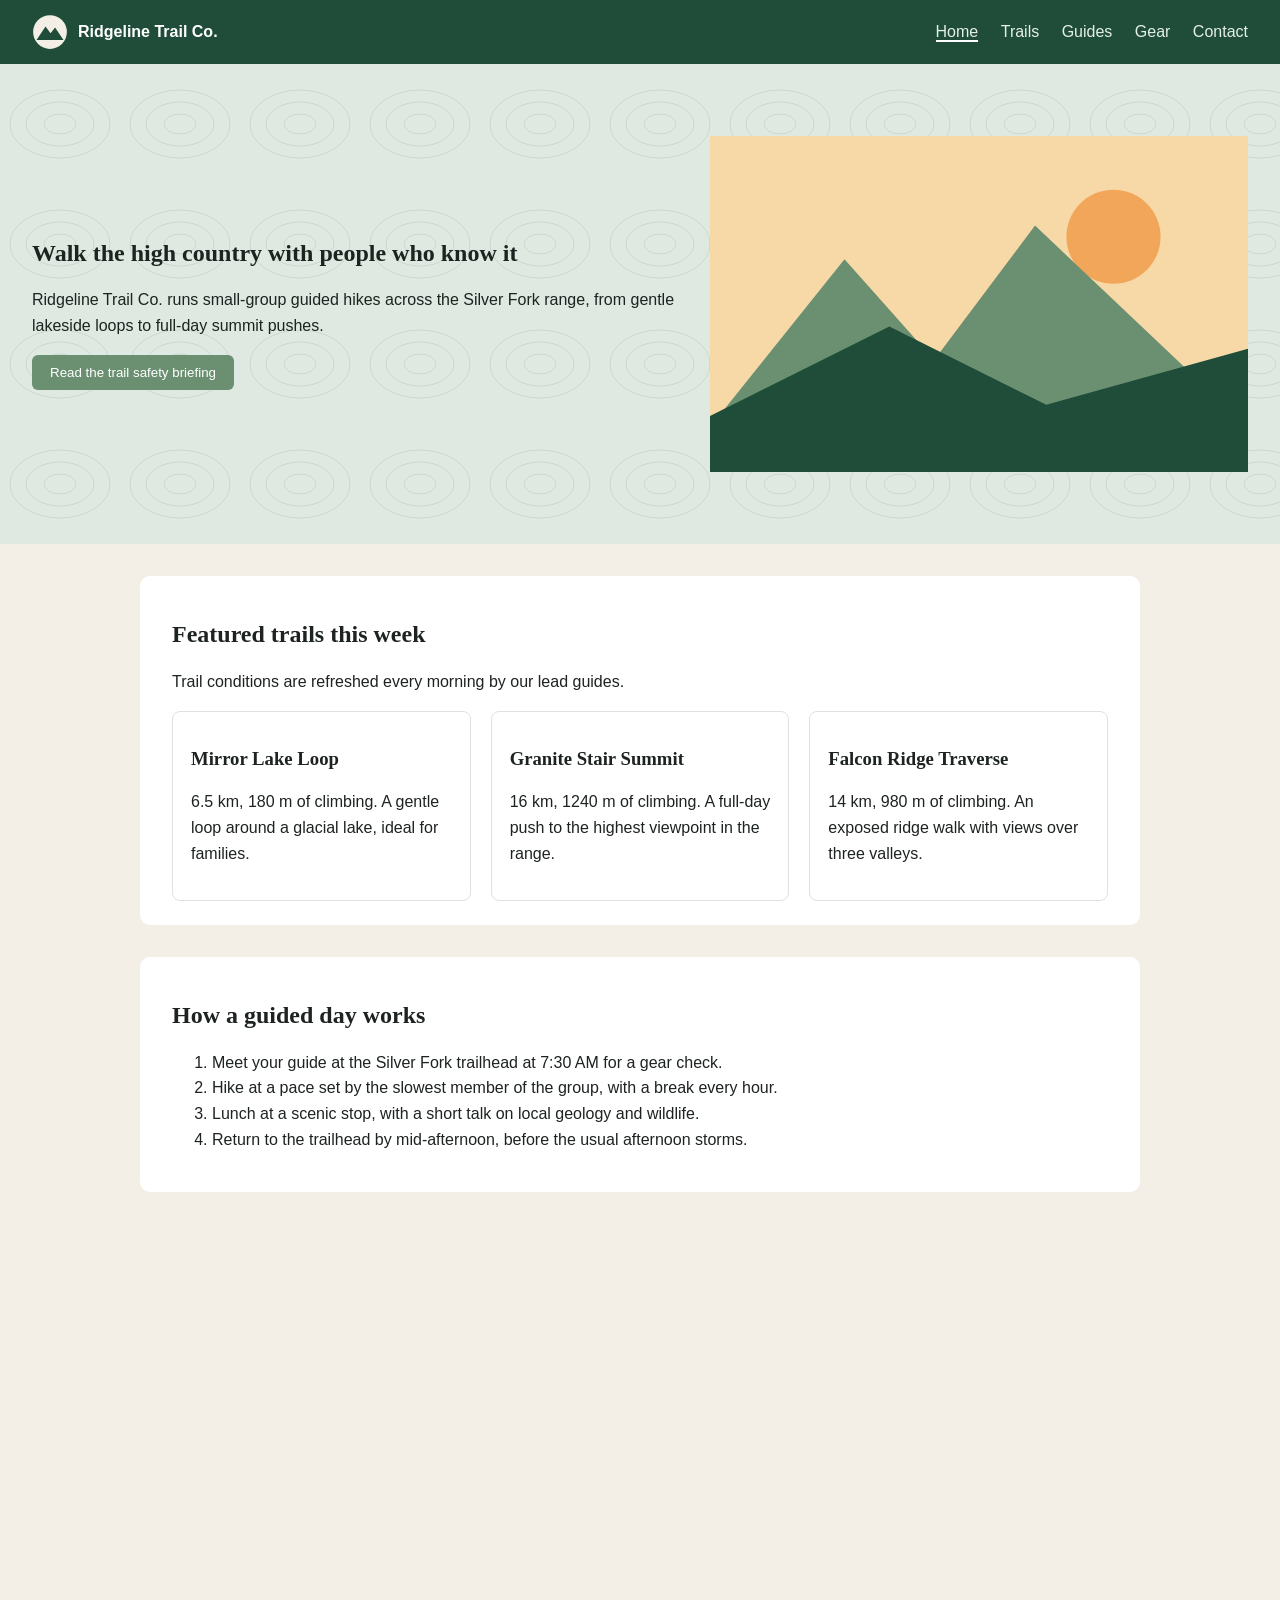
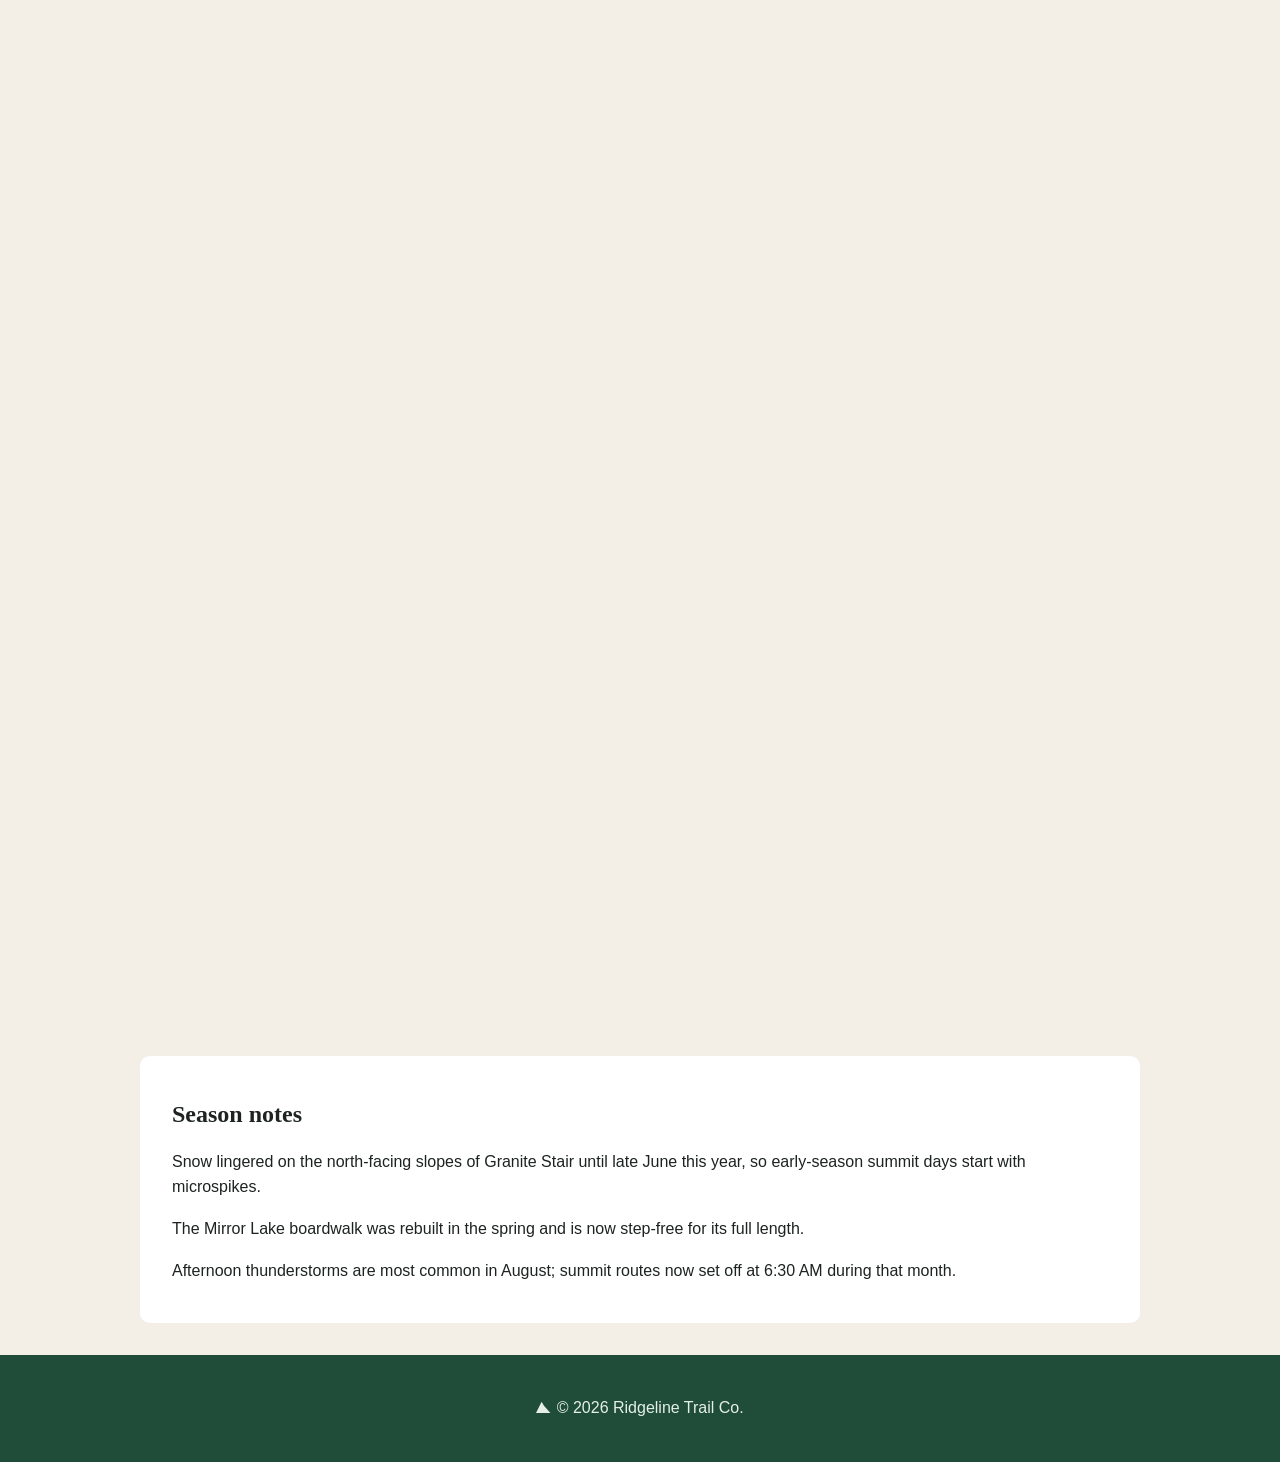
<file: sample_site/index.html>
<!DOCTYPE html>
<html lang="en">
<head>
  <meta charset="UTF-8">
  <meta name="viewport" content="width=device-width, initial-scale=1.0">
  <title>Ridgeline Trail Co. | Guided Mountain Hikes</title>
  <link rel="stylesheet" href="css/main.css">
  <link rel="icon" href="images/logo.svg">
</head>
<body data-page="home">
  <header class="site-header">
    <a class="brand" href="index.html"><img src="images/logo.svg" alt="" width="36" height="36"> Ridgeline Trail Co.</a>
    <nav aria-label="Primary">
      <a href="index.html">Home</a>
      <a href="trails.html">Trails</a>
      <a href="guides.html">Guides</a>
      <a href="gear.html">Gear</a>
      <a href="info/contact.html">Contact</a>
    </nav>
  </header>

  <main>
    <section class="hero">
      <div class="hero-copy">
        <h1>Walk the high country with people who know it</h1>
        <p>Ridgeline Trail Co. runs small-group guided hikes across the Silver Fork range, from gentle lakeside loops to full-day summit pushes.</p>
        <button type="button" data-modal-open="safety-modal" aria-haspopup="dialog">Read the trail safety briefing</button>
      </div>
      <img class="hero-art" src="images/hero-ridge.svg" alt="Illustrated mountain ridge at sunrise">
    </section>

    <section class="panel">
      <h2>Featured trails this week</h2>
      <p>Trail conditions are refreshed every morning by our lead guides.</p>
      <div id="featured-trails" class="card-grid" aria-live="polite">
        <p class="loading">Loading featured trails…</p>
      </div>
    </section>

    <section class="panel">
      <h2>How a guided day works</h2>
      <ol class="steps">
        <li>Meet your guide at the Silver Fork trailhead at 7:30 AM for a gear check.</li>
        <li>Hike at a pace set by the slowest member of the group, with a break every hour.</li>
        <li>Lunch at a scenic stop, with a short talk on local geology and wildlife.</li>
        <li>Return to the trailhead by mid-afternoon, before the usual afternoon storms.</li>
      </ol>
    </section>

    <div class="spacer" aria-hidden="true"></div>

    <section class="panel" id="season-notes" data-lazy-src="data/season.json">
      <h2>Season notes</h2>
      <p class="loading">Scroll here to load this season's notes.</p>
    </section>
  </main>

  <div id="safety-modal" class="modal" role="dialog" aria-modal="true" aria-labelledby="safety-title" hidden>
    <div class="modal-body">
      <button type="button" class="modal-close" data-modal-close aria-label="Close">&times;</button>
      <h2 id="safety-title">Trail safety briefing</h2>
      <p>Every hiker carries at least two litres of water, a rain shell and a headlamp, even on short routes.</p>
      <p>Weather above the tree line changes quickly. If your guide calls a turnaround, the whole group turns around, no exceptions.</p>
      <p>Stay on marked paths to protect alpine plants, and pack out everything you bring in.</p>
    </div>
  </div>

  <footer class="site-footer">
    <p><i class="icon" aria-hidden="true">&#xE001;</i> &copy; 2026 Ridgeline Trail Co.</p>
  </footer>

  <script src="js/site.js"></script>
  <script src="js/home.js"></script>
</body>
</html>
</file>
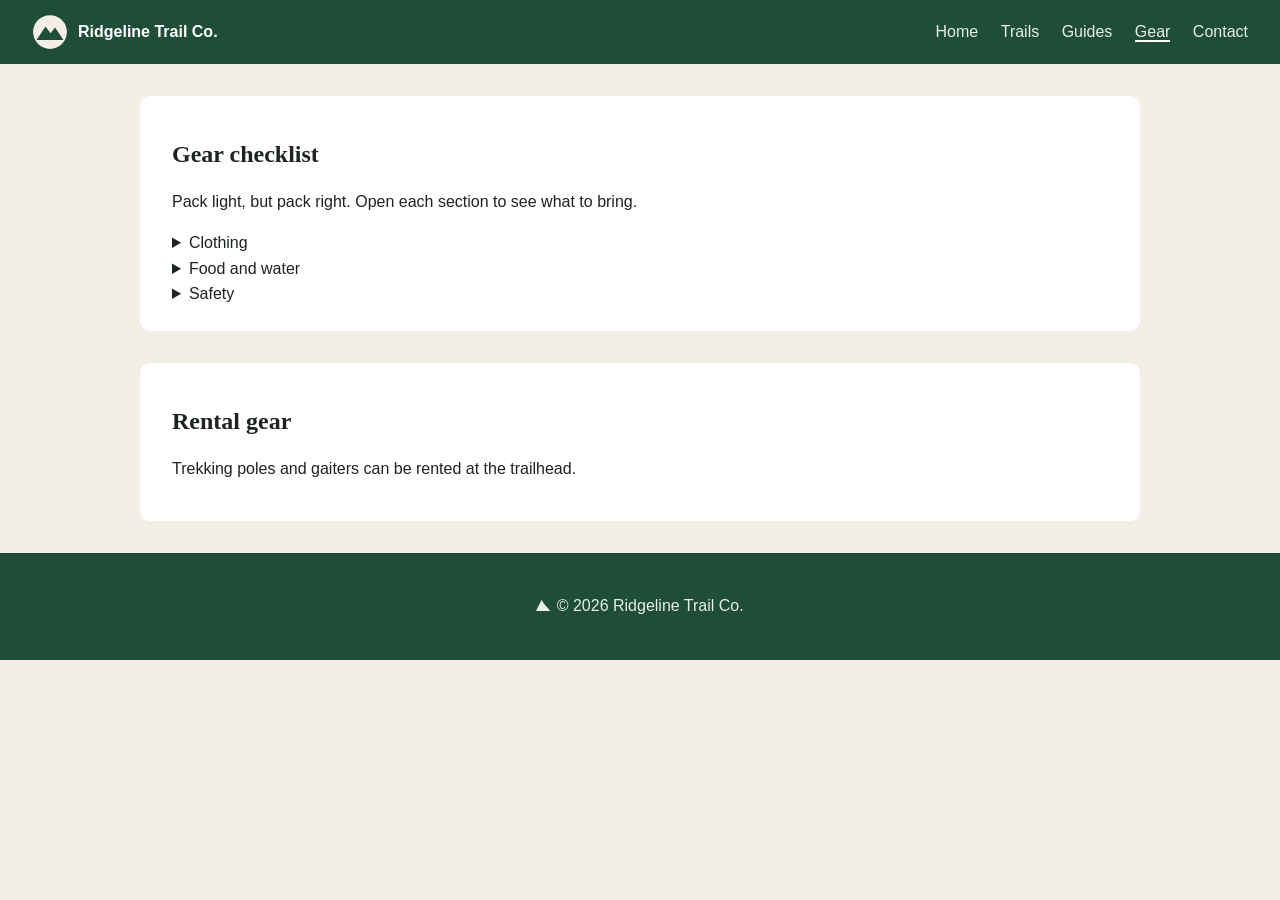
<file: sample_site/gear.html>
<!DOCTYPE html>
<html lang="en">
<head>
  <meta charset="UTF-8">
  <meta name="viewport" content="width=device-width, initial-scale=1.0">
  <title>Gear Checklist | Ridgeline Trail Co.</title>
  <link rel="stylesheet" href="css/main.css">
</head>
<body data-page="gear">
  <header class="site-header">
    <a class="brand" href="index.html"><img src="images/logo.svg" alt="" width="36" height="36"> Ridgeline Trail Co.</a>
    <nav aria-label="Primary">
      <a href="index.html">Home</a>
      <a href="trails.html">Trails</a>
      <a href="guides.html">Guides</a>
      <a href="gear.html">Gear</a>
      <a href="info/contact.html">Contact</a>
    </nav>
  </header>

  <main>
    <section class="panel">
      <h1>Gear checklist</h1>
      <p>Pack light, but pack right. Open each section to see what to bring.</p>

      <details class="gear-group">
        <summary>Clothing</summary>
        <ul>
          <li>Waterproof rain shell with a hood</li>
          <li>Warm mid layer such as a fleece or light down jacket</li>
          <li>Broken-in hiking boots with ankle support</li>
        </ul>
      </details>

      <details class="gear-group">
        <summary>Food and water</summary>
        <ul>
          <li>At least two litres of water per person</li>
          <li>A packed lunch and high-energy snacks</li>
        </ul>
      </details>

      <details class="gear-group">
        <summary>Safety</summary>
        <ul>
          <li>Headlamp with spare batteries</li>
          <li>Sun hat, sunglasses and sunscreen</li>
          <li>Personal medication and blister plasters</li>
        </ul>
      </details>
    </section>

    <section class="panel">
      <h2>Rental gear</h2>
      <p id="rental-note">Trekking poles and gaiters can be rented at the trailhead.</p>
    </section>
  </main>

  <footer class="site-footer">
    <p><i class="icon" aria-hidden="true">&#xE001;</i> &copy; 2026 Ridgeline Trail Co.</p>
  </footer>

  <script src="js/site.js"></script>
</body>
</html>
</file>
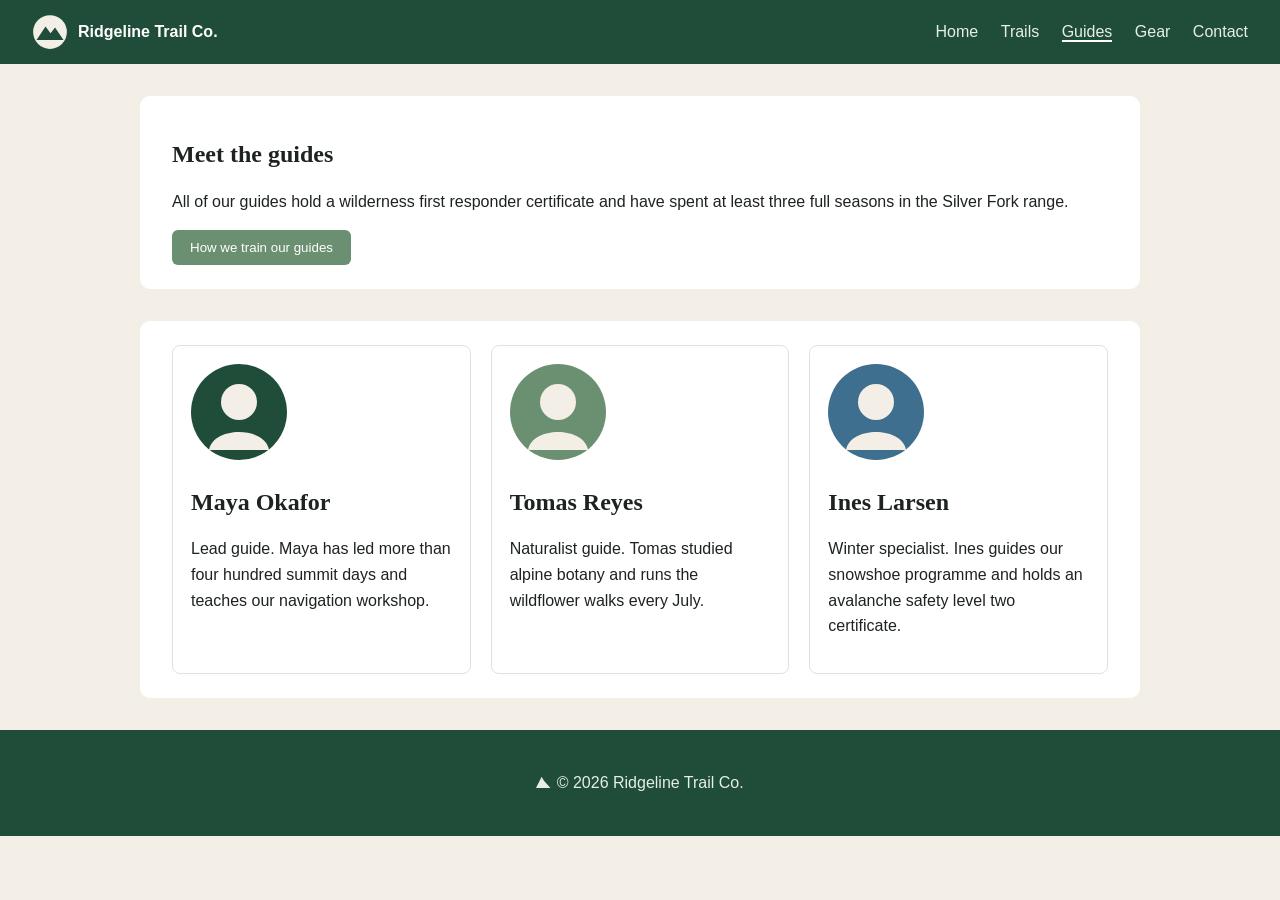
<file: sample_site/guides.html>
<!DOCTYPE html>
<html lang="en">
<head>
  <meta charset="UTF-8">
  <meta name="viewport" content="width=device-width, initial-scale=1.0">
  <title>Our Guides | Ridgeline Trail Co.</title>
  <link rel="stylesheet" href="css/main.css">
</head>
<body data-page="guides">
  <header class="site-header">
    <a class="brand" href="index.html"><img src="images/logo.svg" alt="" width="36" height="36"> Ridgeline Trail Co.</a>
    <nav aria-label="Primary">
      <a href="index.html">Home</a>
      <a href="trails.html">Trails</a>
      <a href="guides.html">Guides</a>
      <a href="gear.html">Gear</a>
      <a href="info/contact.html">Contact</a>
    </nav>
  </header>

  <main>
    <section class="panel">
      <h1>Meet the guides</h1>
      <p>All of our guides hold a wilderness first responder certificate and have spent at least three full seasons in the Silver Fork range.</p>
      <button type="button" data-modal-open="training-modal" aria-haspopup="dialog">How we train our guides</button>
    </section>

    <section class="panel card-grid">
      <article class="card">
        <img src="images/guide-maya.svg" alt="Portrait of guide Maya Okafor">
        <h2>Maya Okafor</h2>
        <p>Lead guide. Maya has led more than four hundred summit days and teaches our navigation workshop.</p>
      </article>
      <article class="card">
        <img src="images/guide-tomas.svg" alt="Portrait of guide Tomas Reyes">
        <h2>Tomas Reyes</h2>
        <p>Naturalist guide. Tomas studied alpine botany and runs the wildflower walks every July.</p>
      </article>
      <article class="card">
        <img src="images/guide-ines.svg" alt="Portrait of guide Ines Larsen">
        <h2>Ines Larsen</h2>
        <p>Winter specialist. Ines guides our snowshoe programme and holds an avalanche safety level two certificate.</p>
      </article>
    </section>
  </main>

  <div id="training-modal" class="modal" role="dialog" aria-modal="true" aria-labelledby="training-title" hidden>
    <div class="modal-body">
      <button type="button" class="modal-close" data-modal-close aria-label="Close">&times;</button>
      <h2 id="training-title">How we train our guides</h2>
      <p>New guides shadow a lead guide for twenty trips before leading a group of their own.</p>
      <p>Every spring the whole team completes a two-day refresher on rope work, rescue scenarios and group management.</p>
    </div>
  </div>

  <footer class="site-footer">
    <p><i class="icon" aria-hidden="true">&#xE001;</i> &copy; 2026 Ridgeline Trail Co.</p>
  </footer>

  <script src="js/site.js"></script>
</body>
</html>
</file>
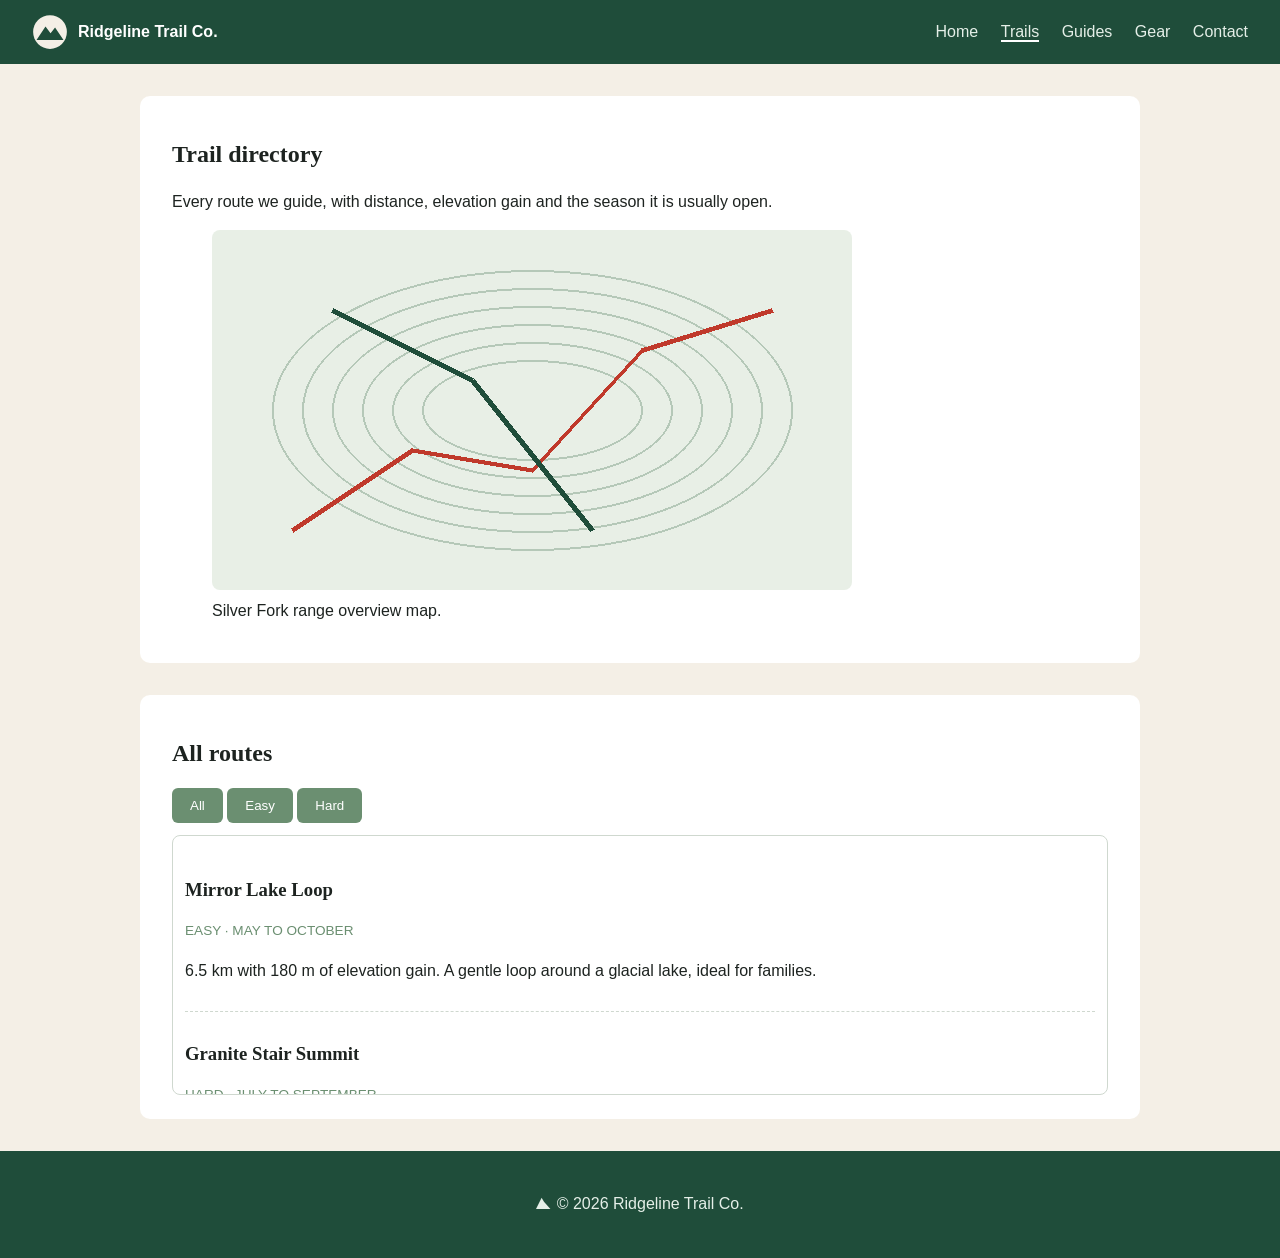
<file: sample_site/trails.html>
<!DOCTYPE html>
<html lang="en">
<head>
  <meta charset="UTF-8">
  <meta name="viewport" content="width=device-width, initial-scale=1.0">
  <title>Trail Directory | Ridgeline Trail Co.</title>
  <link rel="stylesheet" href="css/main.css">
  <link rel="stylesheet" href="css/trails.css">
</head>
<body data-page="trails">
  <header class="site-header">
    <a class="brand" href="index.html"><img src="images/logo.svg" alt="" width="36" height="36"> Ridgeline Trail Co.</a>
    <nav aria-label="Primary">
      <a href="index.html">Home</a>
      <a href="trails.html">Trails</a>
      <a href="guides.html">Guides</a>
      <a href="gear.html">Gear</a>
      <a href="info/contact.html">Contact</a>
    </nav>
  </header>

  <main>
    <section class="panel">
      <h1>Trail directory</h1>
      <p>Every route we guide, with distance, elevation gain and the season it is usually open.</p>
      <figure class="trail-map">
        <img src="images/trail-map.png" alt="Map of the Silver Fork range showing all guided routes">
        <figcaption>Silver Fork range overview map.</figcaption>
      </figure>
    </section>

    <section class="panel">
      <h2>All routes</h2>
      <div class="filters" role="toolbar">
        <button type="button" data-filter="all">All</button>
        <button type="button" data-filter="easy">Easy</button>
        <button type="button" data-filter="hard">Hard</button>
      </div>
      <div id="trail-list" class="trail-list" tabindex="0">
        <p class="loading">Loading routes…</p>
      </div>
    </section>
  </main>

  <footer class="site-footer">
    <p><i class="icon" aria-hidden="true">&#xE001;</i> &copy; 2026 Ridgeline Trail Co.</p>
  </footer>

  <script src="js/site.js"></script>
  <script src="js/trails.js"></script>
</body>
</html>
</file>
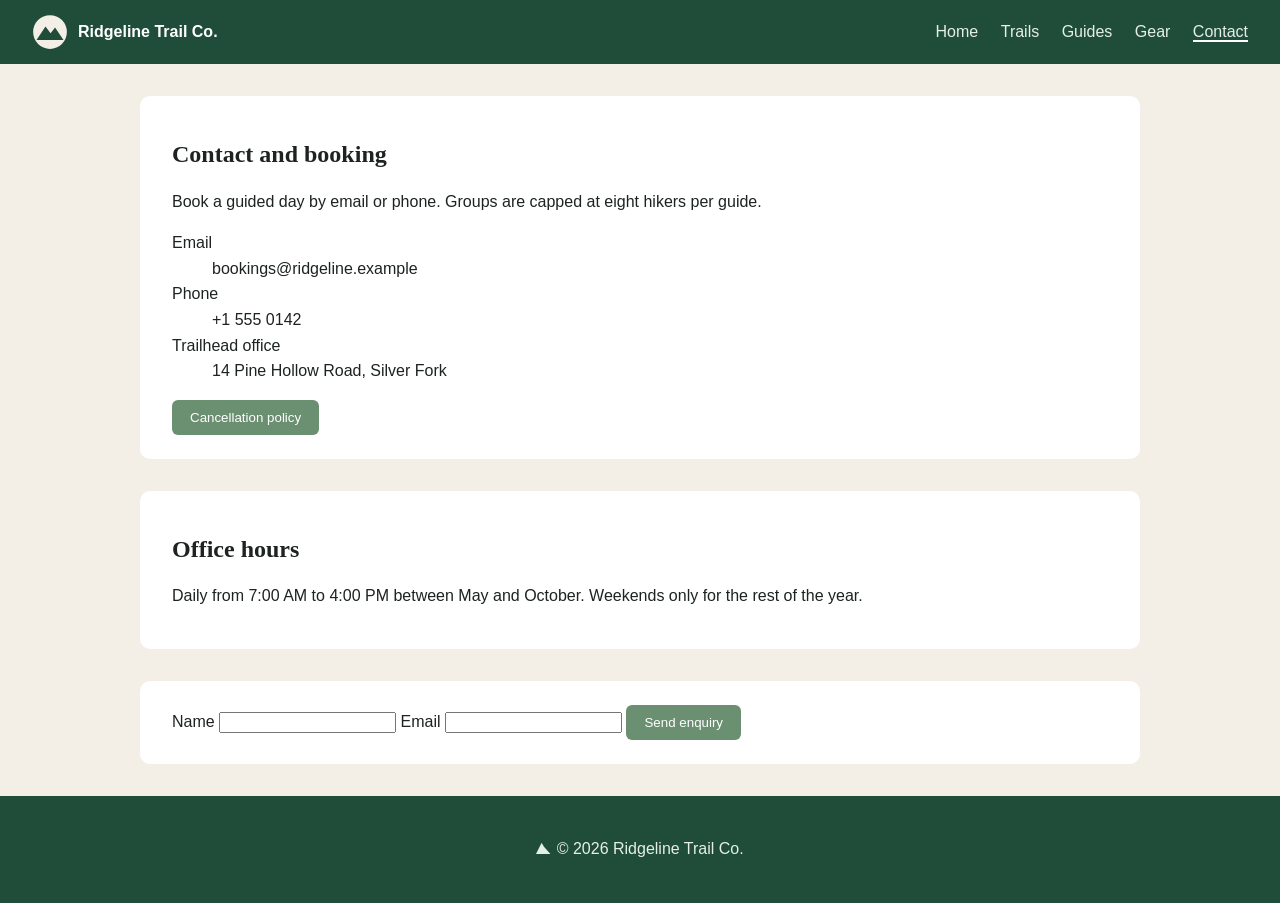
<file: sample_site/info/contact.html>
<!DOCTYPE html>
<html lang="en">
<head>
  <meta charset="UTF-8">
  <meta name="viewport" content="width=device-width, initial-scale=1.0">
  <title>Contact & Booking | Ridgeline Trail Co.</title>
  <link rel="stylesheet" href="../css/main.css">
</head>
<body data-page="contact">
  <header class="site-header">
    <a class="brand" href="../index.html"><img src="../images/logo.svg" alt="" width="36" height="36"> Ridgeline Trail Co.</a>
    <nav aria-label="Primary">
      <a href="../index.html">Home</a>
      <a href="../trails.html">Trails</a>
      <a href="../guides.html">Guides</a>
      <a href="../gear.html">Gear</a>
      <a href="contact.html">Contact</a>
    </nav>
  </header>

  <main>
    <section class="panel">
      <h1>Contact and booking</h1>
      <p>Book a guided day by email or phone. Groups are capped at eight hikers per guide.</p>
      <dl class="contact-list">
        <dt>Email</dt><dd>bookings@ridgeline.example</dd>
        <dt>Phone</dt><dd>+1 555 0142</dd>
        <dt>Trailhead office</dt><dd>14 Pine Hollow Road, Silver Fork</dd>
      </dl>
      <button type="button" data-modal-open="policy-modal" aria-haspopup="dialog">Cancellation policy</button>
    </section>

    <section class="panel">
      <h2>Office hours</h2>
      <p>Daily from 7:00 AM to 4:00 PM between May and October. Weekends only for the rest of the year.</p>
    </section>

    <form class="panel booking-form" action="#" onsubmit="return false;">
      <label>Name <input name="name" type="text"></label>
      <label>Email <input name="email" type="email"></label>
      <button type="submit">Send enquiry</button>
    </form>
  </main>

  <div id="policy-modal" class="modal" role="dialog" aria-modal="true" aria-labelledby="policy-title" hidden>
    <div class="modal-body">
      <button type="button" class="modal-close" data-modal-close aria-label="Close">&times;</button>
      <h2 id="policy-title">Cancellation policy</h2>
      <p>Cancel more than 72 hours before your hike for a full refund.</p>
      <p>If we cancel because of weather, you can rebook for free or receive a full refund.</p>
    </div>
  </div>

  <footer class="site-footer">
    <p><i class="icon" aria-hidden="true">&#xE001;</i> &copy; 2026 Ridgeline Trail Co.</p>
  </footer>

  <script src="../js/site.js"></script>
</body>
</html>
</file>
<file: sample_site/css/main.css>
@import url("typography.css");

:root {
  --pine: #1f4d3a;
  --moss: #6b8f71;
  --sand: #f4efe6;
  --ink: #1d2320;
}

* { box-sizing: border-box; }

body {
  margin: 0;
  color: var(--ink);
  background: var(--sand);
}

.site-header {
  display: flex;
  justify-content: space-between;
  align-items: center;
  padding: 14px 32px;
  background: var(--pine);
}

.brand {
  display: flex;
  align-items: center;
  gap: 10px;
  color: #fff;
  font-weight: 700;
  text-decoration: none;
}

nav a {
  margin-left: 18px;
  color: #e5efe8;
  text-decoration: none;
}

nav a.active { border-bottom: 2px solid #fff; }

.hero {
  display: grid;
  grid-template-columns: 1.2fr 1fr;
  gap: 32px;
  align-items: center;
  padding: 72px 32px;
  background: url("../images/topo-pattern.svg") repeat, #dfe9e1;
}

.hero-art { width: 100%; }

.panel {
  max-width: 1000px;
  margin: 32px auto;
  padding: 24px 32px;
  background: #fff;
  border-radius: 10px;
}

.card-grid {
  display: grid;
  grid-template-columns: repeat(auto-fit, minmax(220px, 1fr));
  gap: 20px;
}

.card {
  padding: 18px;
  border: 1px solid #dde3dd;
  border-radius: 8px;
}

.card img { width: 96px; height: 96px; }

.spacer { height: 1400px; }

button {
  padding: 10px 18px;
  border: 0;
  border-radius: 6px;
  background: var(--moss);
  color: #fff;
  cursor: pointer;
}

.modal {
  position: fixed;
  inset: 0;
  display: flex;
  align-items: center;
  justify-content: center;
  background: rgba(0, 0, 0, 0.55);
}

.modal[hidden] { display: none; }

.modal-body {
  position: relative;
  max-width: 560px;
  padding: 28px;
  background: #fff;
  border-radius: 10px;
}

.modal-close {
  position: absolute;
  top: 8px;
  right: 8px;
  background: transparent;
  color: var(--ink);
  font-size: 24px;
}

.site-footer {
  padding: 24px;
  text-align: center;
  color: #e5efe8;
  background: var(--pine);
}
</file>
<file: sample_site/css/trails.css>
.trail-map img {
  width: 100%;
  max-width: 640px;
  border-radius: 8px;
}

.filters { margin-bottom: 12px; }

.trail-list {
  height: 260px;
  overflow-y: auto;
  padding: 12px;
  border: 1px solid #cfd8cf;
  border-radius: 8px;
}

.trail {
  padding: 12px 0;
  border-bottom: 1px dashed #cfd8cf;
}

.trail .difficulty {
  font-size: 0.85em;
  text-transform: uppercase;
  color: var(--moss);
}
</file>
